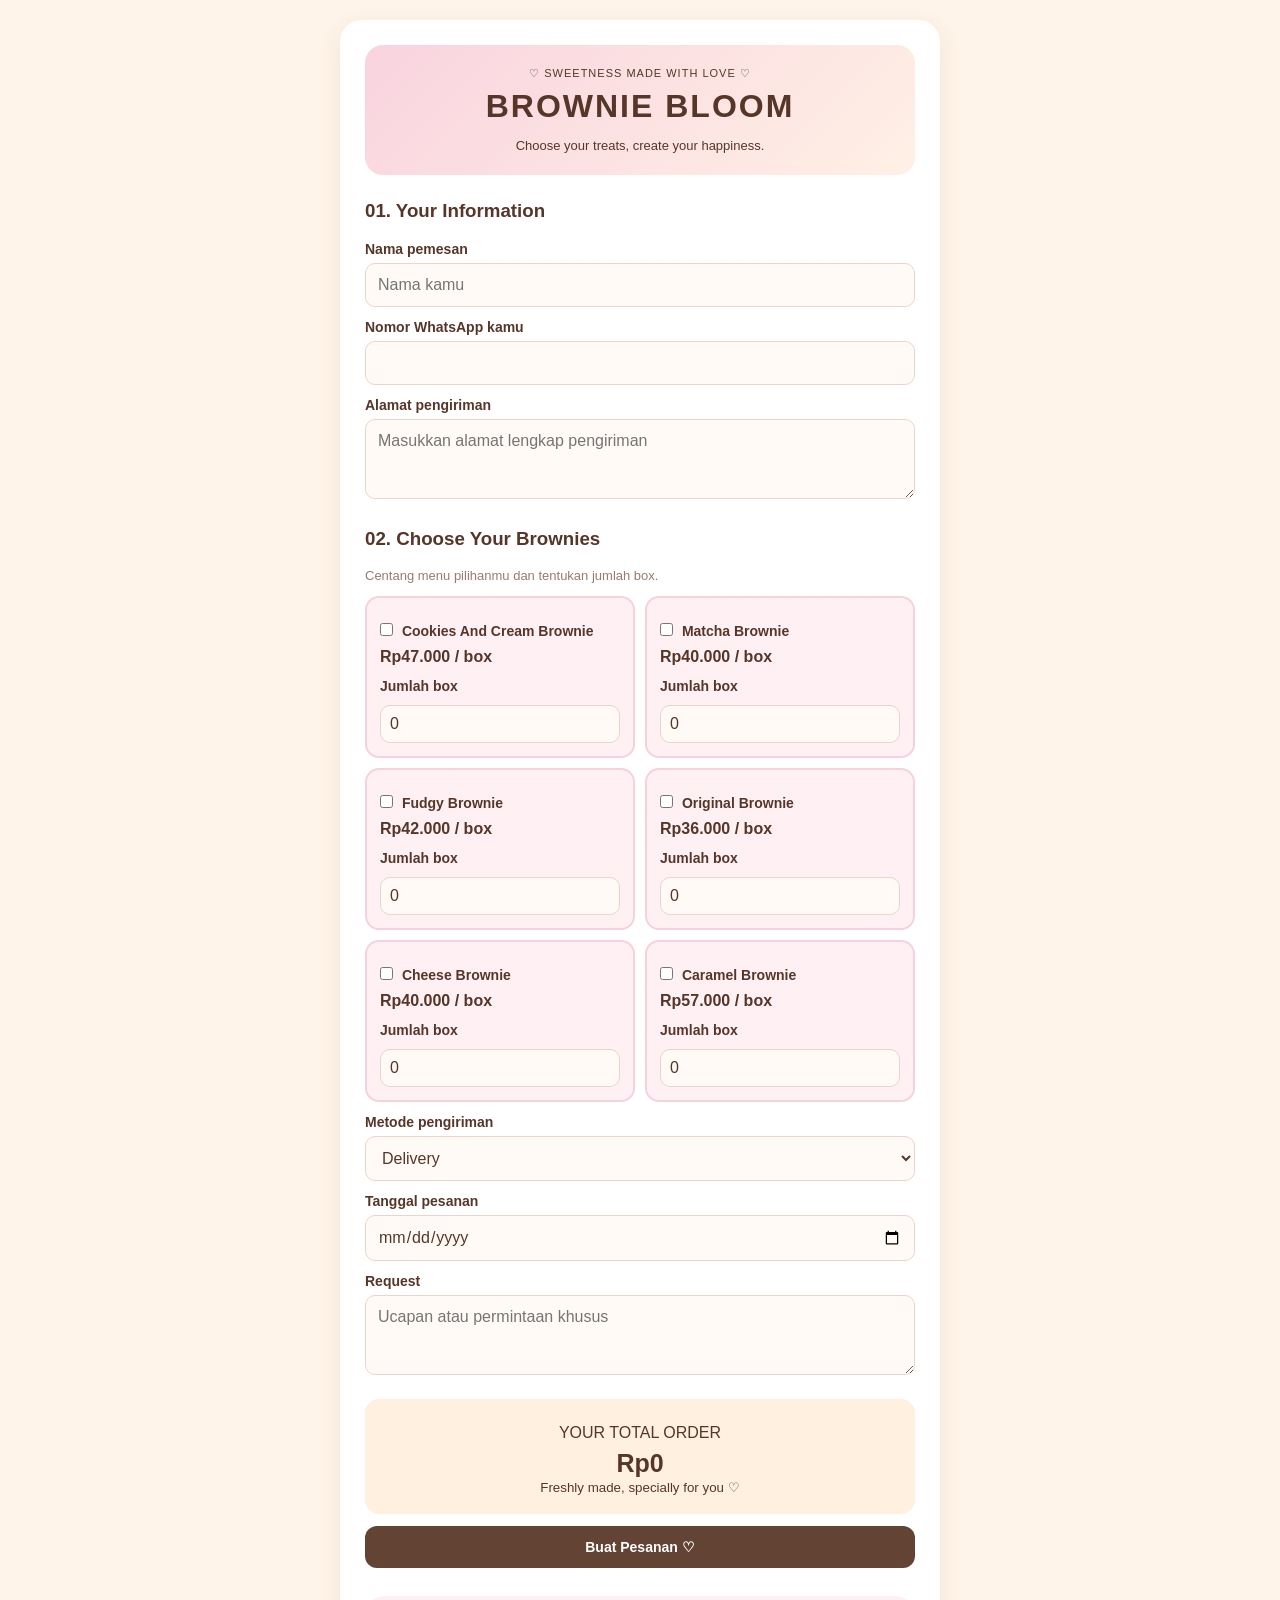
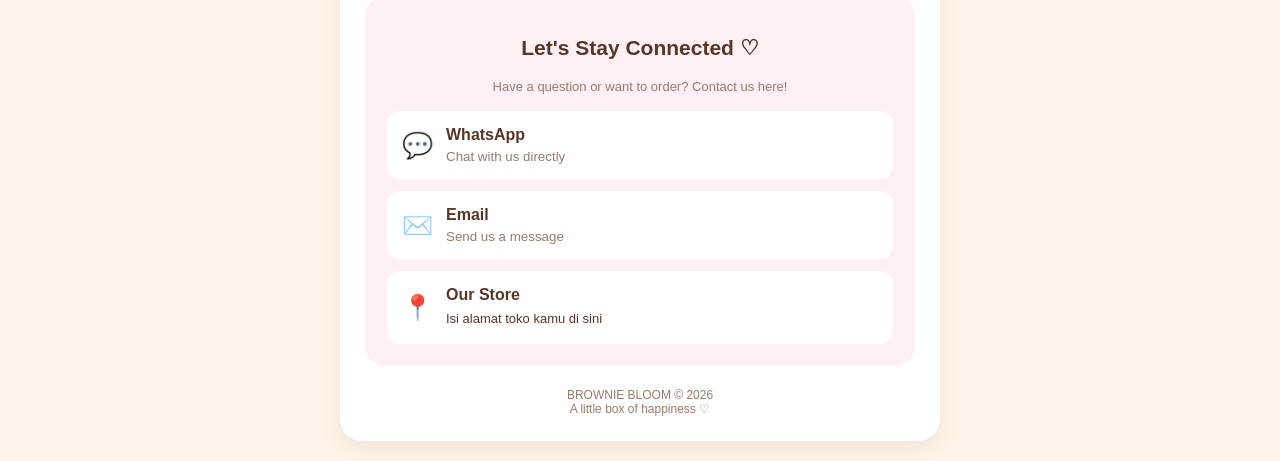
<file: Kontak.html>
<!DOCTYPE html>
<html lang="id">
<head>
<meta charset="UTF-8">
<meta name="viewport" content="width=device-width, initial-scale=1.0">
<title>Bloom Order Corner</title>

<style>
* {
  box-sizing: border-box;
}

body {
  margin: 0;
  padding: 20px;
  font-family: Arial, sans-serif;
  background: #fff4e9;
  color: #563629;
}

.container {
  max-width: 600px;
  margin: auto;
  padding: 25px;
  background: white;
  border-radius: 22px;
  box-shadow: 0 8px 25px #70452a18;
}

.header {
  text-align: center;
  padding: 22px 12px;
  background: linear-gradient(135deg, #f9d4df, #fff0e5);
  border-radius: 18px;
}

.header h1 {
  margin: 8px 0;
  letter-spacing: 2px;
}

.header p {
  font-size: 13px;
  margin-bottom: 0;
}

.tag {
  font-size: 11px;
  letter-spacing: 1px;
}

h3 {
  margin-top: 25px;
}

label {
  display: block;
  margin: 12px 0 6px;
  font-size: 14px;
  font-weight: bold;
}

input, select, textarea {
  width: 100%;
  padding: 12px;
  border: 1px solid #ead5cb;
  border-radius: 10px;
  background: #fffaf6;
  color: #563629;
  font: inherit;
}

input:focus, select:focus, textarea:focus {
  outline: 2px solid #f2bdce;
}

.menu {
  display: grid;
  grid-template-columns: 1fr 1fr;
  gap: 10px;
}

.item {
  padding: 13px;
  background: #fff0f4;
  border: 2px solid #f5d3de;
  border-radius: 14px;
  cursor: pointer;
  transition: .2s;
}

.item:hover {
  background: #ffe1eb;
  transform: translateY(-2px);
}

.item:has(.pilih:checked) {
  border-color: #ce7995;
  background: #ffe5ed;
}

.item .pilih {
  width: auto;
  margin: 0 5px 0 0;
  accent-color: #b85d7b;
}

.item b {
  display: block;
  margin: 9px 0;
}

.item .qty {
  margin-top: 5px;
  padding: 9px;
}

.total {
  margin-top: 20px;
  padding: 18px;
  background: #fff0df;
  border-radius: 14px;
  text-align: center;
}

#harga {
  font-size: 25px;
  font-weight: bold;
}

.total p {
  margin: 7px 0;
}

button {
  width: 100%;
  padding: 13px;
  margin-top: 12px;
  border: none;
  border-radius: 12px;
  font-size: 14px;
  font-weight: bold;
  cursor: pointer;
  transition: .2s;
}

button:hover {
  transform: translateY(-2px);
  filter: brightness(.97);
}

.submit {
  color: white;
  background: #634333;
}

.wa {
  color: white;
  background: #299957;
}

.email {
  color: #563629;
  background: #f9d4df;
}

#hasil {
  display: none;
  margin-top: 22px;
  padding: 16px;
  background: #fff7f9;
  border: 1px dashed #d78da5;
  border-radius: 14px;
}

#ringkasan {
  white-space: pre-wrap;
  overflow-wrap: anywhere;
  font-size: 13px;
  line-height: 1.8;
}

.contact {
  margin-top: 28px;
  padding: 22px;
  border-radius: 20px;
  background: #fff0f4;
  text-align: center;
}

.contact h2 {
  font-size: 21px;
}

.contact > p {
  font-size: 13px;
  color: #977c6e;
  line-height: 1.6;
}

.contact-link, .address {
  display: flex;
  align-items: center;
  gap: 13px;
  margin-top: 12px;
  padding: 15px;
  border-radius: 14px;
  background: white;
  text-align: left;
  text-decoration: none;
  color: #563629;
  transition: .2s;
}

.contact-link:hover {
  transform: translateY(-3px);
  box-shadow: 0 5px 15px #56362915;
}

.symbol {
  font-size: 25px;
}

.contact-link b, .contact-link small {
  display: block;
}

.contact-link small {
  margin-top: 5px;
  color: #977c6e;
}

.address p {
  margin: 5px 0 0;
  font-size: 13px;
  line-height: 1.5;
  overflow-wrap: anywhere;
}

footer {
  text-align: center;
  margin-top: 22px;
  font-size: 12px;
  color: #977c6e;
}

@media (max-width: 400px) {
  body {
    padding: 10px;
  }

  .container {
    padding: 15px;
  }

  .menu {
    grid-template-columns: 1fr;
  }
}
</style>
</head>

<body>
<div class="container">

  <div class="header">
    <div class="tag">♡ SWEETNESS MADE WITH LOVE ♡</div>
    <h1>BROWNIE BLOOM</h1>
    <p>Choose your treats, create your happiness.</p>
  </div>

   <form id="form">

    <h3>01. Your Information</h3>

    <label for="nama">Nama pemesan</label>
    <input id="nama" required placeholder="Nama kamu">

    <label for="hp">Nomor WhatsApp kamu</label>
    <input id="hp" type="tel" required
      placeholder="">

    <label for="alamat">Alamat pengiriman</label>
    <textarea id="alamat" rows="3" required
      placeholder="Masukkan alamat lengkap pengiriman"></textarea>

    <h3>02. Choose Your Brownies</h3>
    <p style="font-size:13px;color:#977c6e">
      Centang menu pilihanmu dan tentukan jumlah box.
    </p>

    <div class="menu">

      <div class="item">
        <label>
          <input class="pilih" type="checkbox"
            value="Classic Chocolate" data-harga="47000">
           Cookies And Cream Brownie
        </label>
        <b>Rp47.000 / box</b>
        <label>Jumlah box</label>
        <input class="qty" type="number"
          min="0" max="100" value="0"
          aria-label="Jumlah Classic Chocolate">
      </div>

      <div class="item">
        <label>
          <input class="pilih" type="checkbox"
            value="Fudgy Brownies" data-harga="40000">
           Matcha Brownie
        </label>
        <b>Rp40.000 / box</b>
        <label>Jumlah box</label>
        <input class="qty" type="number"
          min="0" max="100" value="0"
          aria-label="Jumlah Fudgy Brownies">
      </div>

      <div class="item">
        <label>
          <input class="pilih" type="checkbox"
            value="Cheese Brownies" data-harga="42000">
           Fudgy Brownie
        </label>
        <b>Rp42.000 / box</b>
        <label>Jumlah box</label>
        <input class="qty" type="number"
          min="0" max="100" value="0"
          aria-label="Jumlah Cheese Brownies">
      </div>

      <div class="item">
        <label>
          <input class="pilih" type="checkbox"
            value="Brownies Kukus" data-harga="36000">
           Original Brownie
        </label>
        <b>Rp36.000 / box</b>
        <label>Jumlah box</label>
        <input class="qty" type="number"
          min="0" max="100" value="0"
          aria-label="Jumlah Brownies Kukus">
      </div>

<div class="item">
        <label>
          <input class="pilih" type="checkbox"
            value="Brownies Kukus" data-harga="40000">
           Cheese Brownie
        </label>
        <b>Rp40.000 / box</b>
        <label>Jumlah box</label>
        <input class="qty" type="number"
          min="0" max="100" value="0"
          aria-label="Jumlah Brownies Kukus">
      </div>

<div class="item">
        <label>
          <input class="pilih" type="checkbox"
            value="Brownies Kukus" data-harga="57000">
           Caramel Brownie
        </label>
        <b>Rp57.000 / box</b>
        <label>Jumlah box</label>
        <input class="qty" type="number"
          min="0" max="100" value="0"
          aria-label="Jumlah Brownies Kukus">
      </div>


    </div>

    <label for="pengiriman">Metode pengiriman</label>
    <select id="pengiriman">
      <option>Delivery</option>
      <option>Pick up</option>
    </select>

    <label for="tanggal">Tanggal pesanan</label>
    <input type="date" id="tanggal" required>

    <label for="pesan">Request</label>
    <textarea id="pesan" rows="3"
      placeholder="Ucapan atau permintaan khusus"></textarea>

    <div class="total">
      <p>YOUR TOTAL ORDER</p>
      <div id="harga">Rp0</div>
      <small>Freshly made, specially for you ♡</small>
    </div>

    <button class="submit" type="submit">
      Buat Pesanan ♡
    </button>

  </form>

  <section id="hasil">
    <h3>YOUR ORDER SUMMARY ♡</h3>
    <p id="kode"></p>
    <div id="ringkasan"></div>

    <button class="wa" type="button" onclick="kirimWA()">
      💬 Kirim lewat WhatsApp
    </button>

    <button class="email" type="button" onclick="kirimEmail()">
      ✉ Kirim lewat Email
    </button>
  </section>

  <section class="contact">
    <h2>Let's Stay Connected ♡</h2>
    <p>
      Have a question or want to order?
      Contact us here!
    </p>

    <a class="contact-link"
      href="https://wa.me/628987855253"
      target="_blank" rel="noopener noreferrer">
      <span class="symbol">💬</span>
      <div>
        <b>WhatsApp</b>
        <small>Chat with us directly</small>
      </div>
    </a>

    <a class="contact-link"
      href="mailto:amandaraishap123@gmail.com">
      <span class="symbol">✉️</span>
      <div>
        <b>Email</b>
        <small>Send us a message</small>
      </div>
    </a>

    <div class="address">
      <span class="symbol">📍</span>
      <div>
        <b>Our Store</b>
        <p>Isi alamat toko kamu di sini</p>
      </div>
    </div>
  </section>

  <footer>
    BROWNIE BLOOM © 2026
    <br>
    A little box of happiness ♡
  </footer>

</div>

<script>

// GANTI DENGAN KONTAK TOKO KAMU
const NOMOR_TOKO = "628987855253";
const EMAIL_TOKO = "amandaraishap123@gmail.com";

const form = document.getElementById("form");
const harga = document.getElementById("harga");

let isiPesanan = "";
let kodePesanan = "";

function rupiah(n) {
  return "Rp" + n.toLocaleString("id-ID");
}

function ambilProduk() {
  const daftar = [];

  document.querySelectorAll(".item").forEach(item => {
    const cek = item.querySelector(".pilih");
    const qtyInput = item.querySelector(".qty");
    const jumlah = Number(qtyInput.value);

    if (cek.checked && jumlah > 0) {
      daftar.push({
        nama: cek.value,
        harga: Number(cek.dataset.harga),
        jumlah: jumlah
      });
    }
  });

  return daftar;
}

function hitung() {
  const daftar = ambilProduk();

  const total = daftar.reduce(
    (sum, p) => sum + p.harga * p.jumlah,
    0
  );

  harga.textContent = rupiah(total);
}

document.querySelectorAll(".item").forEach(item => {
  const cek = item.querySelector(".pilih");
  const qty = item.querySelector(".qty");

  cek.addEventListener("change", () => {
    if (cek.checked && Number(qty.value) === 0) {
      qty.value = 1;
    }

    if (!cek.checked) {
      qty.value = 0;
    }

    hitung();
  });

  qty.addEventListener("input", () => {
    if (Number(qty.value) > 0) {
      cek.checked = true;
    } else {
      cek.checked = false;
    }

    hitung();
  });
});

function buatKode() {
  return "BB-" + Date.now().toString(36).toUpperCase();
}

form.addEventListener("submit", function(e) {
  e.preventDefault();

  const daftar = ambilProduk();

  if (daftar.length === 0) {
    alert("Pilih minimal satu menu brownies!");
    return;
  }

  const jumlahTidakValid = [...document.querySelectorAll(".item")]
    .some(item => {
      const cek = item.querySelector(".pilih");
      const qty = item.querySelector(".qty");
      const n = Number(qty.value);

      return !Number.isInteger(n) || n < 0 || n > 100 ||
        (cek.checked && n < 1);
    });

  if (jumlahTidakValid) {
    alert("Periksa jumlah setiap menu. Pilih minimal 1 dan maksimal 100 box.");
    return;
  }

  kodePesanan = buatKode();

  const total = daftar.reduce(
    (sum, p) => sum + p.harga * p.jumlah,
    0
  );

  const daftarMenu = daftar.map(p =>
    `${p.nama}: ${p.jumlah} box x ${rupiah(p.harga)} = ${rupiah(p.jumlah * p.harga)}`
  ).join("\n");

  isiPesanan =
`🌷 BROWNIE BLOOM ORDER 🌷
Kode pesanan: ${kodePesanan}

Nama: ${document.getElementById("nama").value}
WhatsApp: ${document.getElementById("hp").value}
Alamat: ${document.getElementById("alamat").value}

DAFTAR PESANAN:
${daftarMenu}

Metode pengiriman: ${document.getElementById("pengiriman").value}
Tanggal pesanan: ${document.getElementById("tanggal").value}
TOTAL: ${rupiah(total)}

Pesan khusus: ${document.getElementById("pesan").value || "-"}

Mohon konfirmasi pesanan. Terima kasih ♡`;

  document.getElementById("kode").textContent =
    "Order Code: " + kodePesanan;

  document.getElementById("ringkasan").textContent =
    isiPesanan;

  document.getElementById("hasil").style.display = "block";

  document.getElementById("hasil").scrollIntoView({
    behavior: "smooth",
    block: "start"
  });
});

function kirimWA() {
  if (!isiPesanan) return;

  window.open(
    "https://wa.me/" + NOMOR_TOKO +
    "?text=" + encodeURIComponent(isiPesanan),
    "_blank",
    "noopener,noreferrer"
  );
}

function kirimEmail() {
  if (!isiPesanan) return;

  window.location.href =
    "mailto:" + EMAIL_TOKO +
    "?subject=" +
    encodeURIComponent("Pesanan Brownie Bloom " + kodePesanan) +
    "&body=" + encodeURIComponent(isiPesanan);
}

</script>
</body>
</html>
</file>
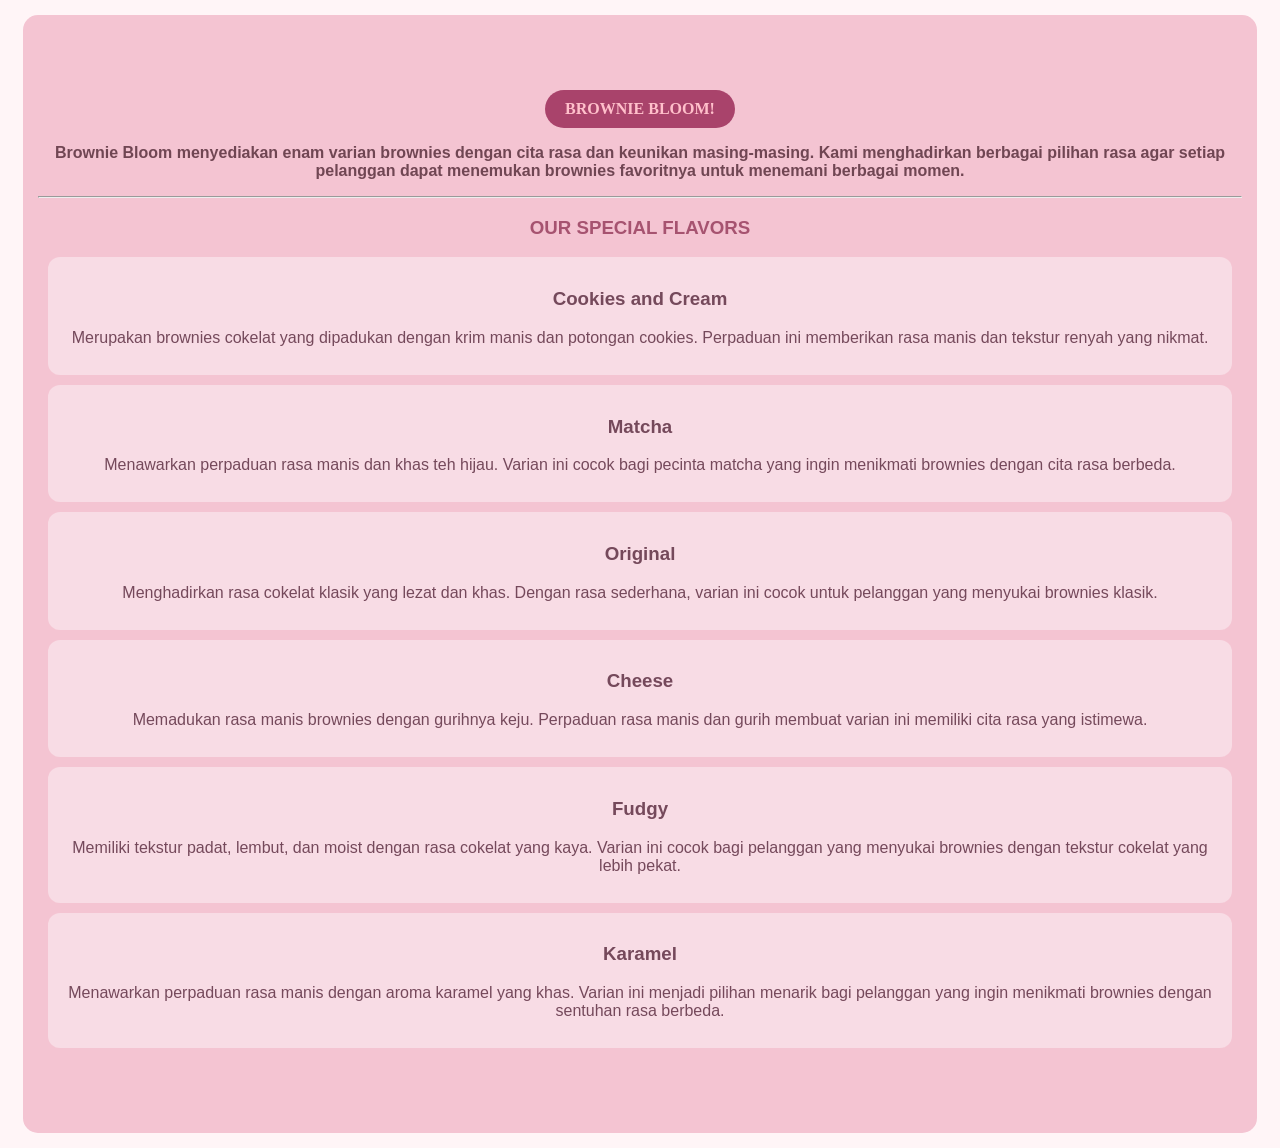
<file: Profil.html>
<body style="background-color:#fff5f7; font-family:Arial; text-align:center; color:#75495b;">

<div style="background-color:#f4c4d2; padding:75px 15px; border-radius:15px; margin:15px;">


<div style="background-color:#a9436b; color:white;
    padding:10px 20px; border-radius:30px; display:inline-block;">
  <left> <font face="Times New Roman" color="Pink"><strong>BROWNIE BLOOM!</strong></font></left>
    </div>

<p style="color:#704653;"><strong>
Brownie Bloom menyediakan enam varian brownies dengan cita rasa dan keunikan masing-masing. Kami menghadirkan berbagai pilihan rasa agar setiap pelanggan dapat menemukan brownies favoritnya untuk menemani berbagai momen.
</strong></p>

<hr>

<h3 style="color:#a65370;">OUR SPECIAL FLAVORS</h3>

<div style="background-color:#f8dce5; padding:12px; border-radius:12px; margin:10px;">
<h3> Cookies and Cream</h3>
<p>Merupakan brownies cokelat yang dipadukan dengan krim manis dan potongan cookies. Perpaduan ini memberikan rasa manis dan tekstur renyah yang nikmat.</p>
</div>

<div style="background-color:#f8dce5; padding:12px; border-radius:12px; margin:10px;">
<h3> Matcha</h3>
<p>Menawarkan perpaduan rasa manis dan khas teh hijau. Varian ini cocok bagi pecinta matcha yang ingin menikmati brownies dengan cita rasa berbeda.</p>
</div>

<div style="background-color:#f8dce5; padding:12px; border-radius:12px; margin:10px;">
<h3> Original</h3>
<p>Menghadirkan rasa cokelat klasik yang lezat dan khas. Dengan rasa sederhana, varian ini cocok untuk pelanggan yang menyukai brownies klasik.</p>
</div>

<div style="background-color:#f8dce5; padding:12px; border-radius:12px; margin:10px;">
<h3> Cheese</h3>
<p>Memadukan rasa manis brownies dengan gurihnya keju. Perpaduan rasa manis dan gurih membuat varian ini memiliki cita rasa yang istimewa.</p>
</div>

<div style="background-color:#f8dce5; padding:12px; border-radius:12px; margin:10px;">
<h3> Fudgy</h3>
<p>Memiliki tekstur padat, lembut, dan moist dengan rasa cokelat yang kaya. Varian ini cocok bagi pelanggan yang menyukai brownies dengan tekstur cokelat yang lebih pekat.</p>
</div>

<div style="background-color:#f8dce5; padding:12px; border-radius:12px; margin:10px;">
<h3> Karamel</h3>
<p>Menawarkan perpaduan rasa manis dengan aroma karamel yang khas. Varian ini menjadi pilihan menarik bagi pelanggan yang ingin menikmati brownies dengan sentuhan rasa berbeda.</p>
</div>
</file>
